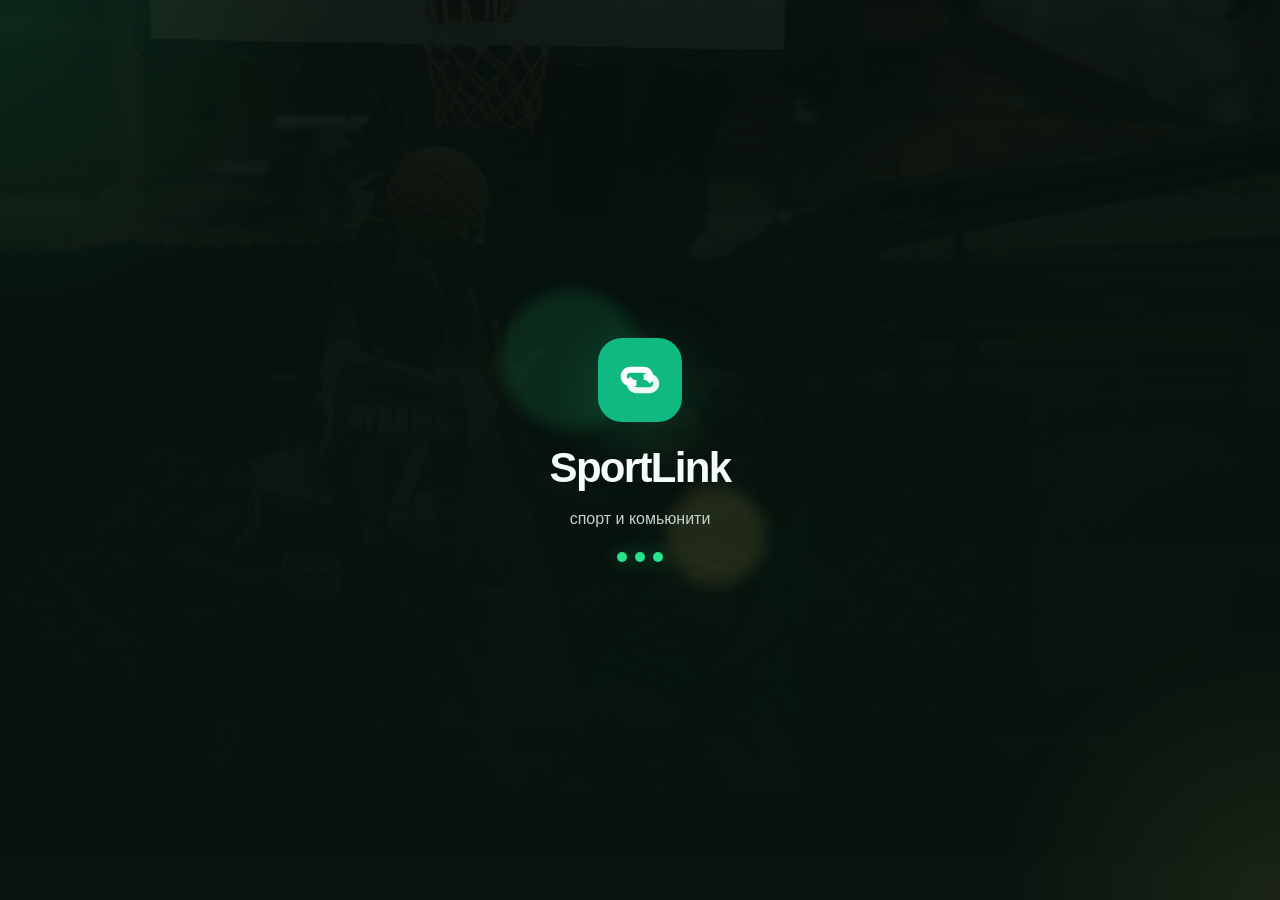
<file: index.html>
<!DOCTYPE html>
<html lang="ru">
<head>
  <meta charset="UTF-8" />
  <meta name="viewport" content="width=device-width, initial-scale=1.0, maximum-scale=1.0, user-scalable=no" />
  <title>SportLink</title>
  <link rel="stylesheet" href="style.css" />
</head>
<body data-page="index" class="screen screen--splash">
  <main class="splash">
    <div class="splash__logo">
      <img src="logo.svg" alt="SportLink" class="logo-img" />
    </div>
    <h1 class="splash__title">SportLink</h1>
    <p class="splash__text">спорт и комьюнити</p>
    <div class="splash__loader"><span></span><span></span><span></span></div>
  </main>
  <script src="script.js"></script>
</body>
</html>
</file>
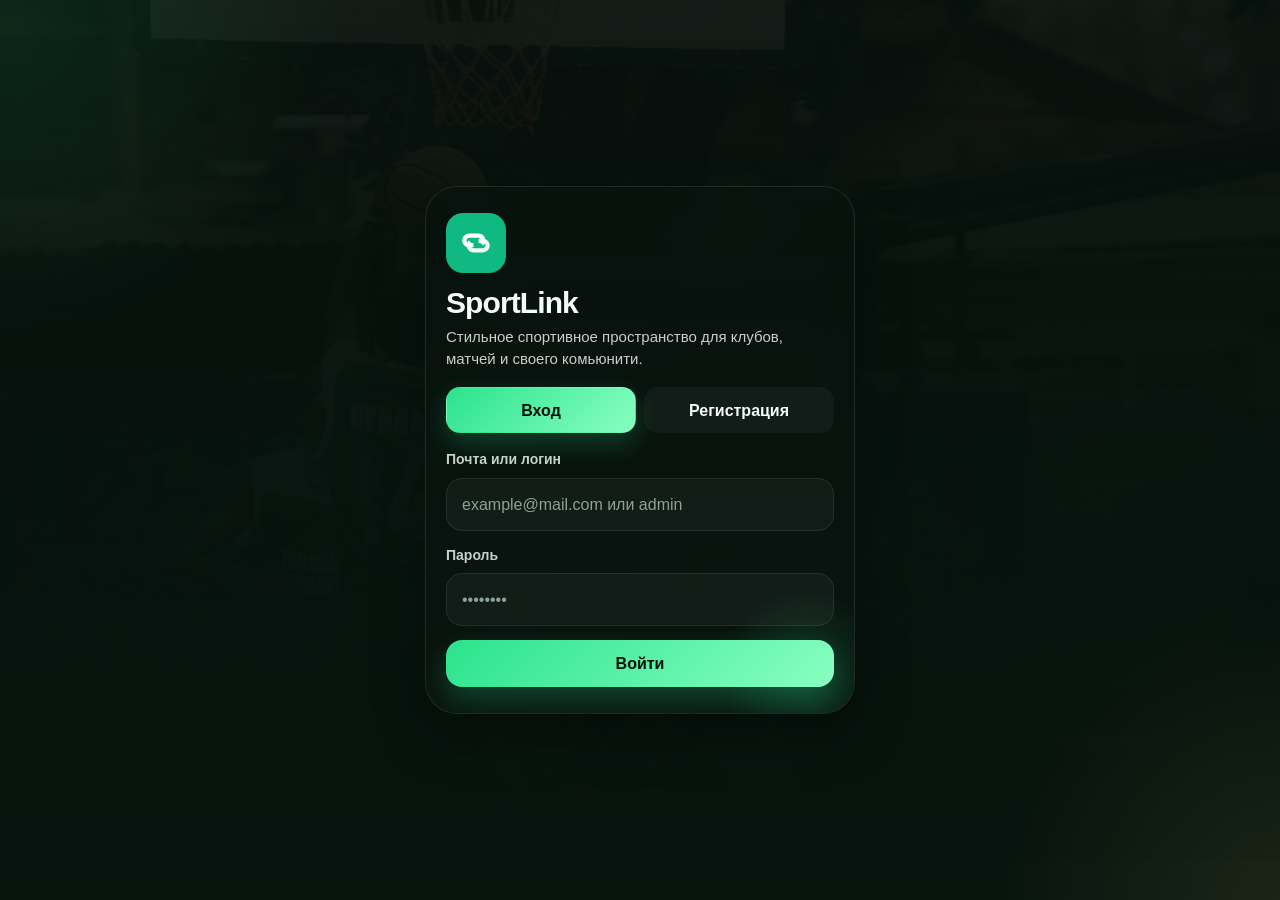
<file: admin-dashboard.html>
<!DOCTYPE html>
<html lang="ru">
<head>
  <meta charset="UTF-8" />
  <meta name="viewport" content="width=device-width, initial-scale=1.0" />
  <title>SportLink — Admin Dashboard</title>
  <link rel="stylesheet" href="style.css" />
</head>
<body data-page="admin-dashboard" class="app-layout admin-layout">
  <aside class="sidebar sidebar--admin" id="sidebar">
    <div class="sidebar-header"><img src="logo.svg" alt="SportLink" class="sidebar-logo" /><h2>Admin</h2></div>
    <nav class="sidebar-nav"><a href="admin-dashboard.html" class="active">Статистика</a><a href="home.html">В приложение</a></nav>
    <button class="logout-btn" id="adminLogoutBtn">Выйти</button>
  </aside>

  <main class="app-content">
    <header class="topbar"><button id="menuToggle">☰</button><h1>Админ-панель</h1></header>
    <section class="card hero-card">
      <span class="hero-card__eyebrow">platform analytics</span>
      <h2>Вся активность SportLink в одной визуальной панели</h2>
      <p>Смотри, как растёт активность платформы: пользователи, клубы, события и общая динамика по приложению.</p>
    </section>
    <section class="card compact-card"><h3>Общая статистика</h3><div class="admin-stats-grid"><div class="admin-stat-card"><span>Пользователи</span><strong id="usersCount">0</strong></div><div class="admin-stat-card"><span>Создано клубов</span><strong id="clubsCreatedCount">0</strong></div><div class="admin-stat-card"><span>Вступления в клубы</span><strong id="clubJoinsCount">0</strong></div><div class="admin-stat-card"><span>Оплаты</span><strong id="paymentsCount">0</strong></div><div class="admin-stat-card"><span>Матчи</span><strong id="matchesCount">0</strong></div><div class="admin-stat-card"><span>Турниры</span><strong id="tournamentsCount">0</strong></div></div></section>
    <section class="card compact-card"><h3>Финансы</h3><div class="admin-finance-row"><div class="finance-box"><span>Оплаты за создание клуба</span><strong id="clubPaymentsTotal">0 ₸</strong></div><div class="finance-box"><span>Оплаты за события</span><strong id="eventsPaymentsTotal">0 ₸</strong></div><div class="finance-box finance-box--accent"><span>Общий объём оплат</span><strong id="allPaymentsTotal">0 ₸</strong></div></div></section>
    <section class="card compact-card"><h3>Диаграммы</h3><div class="charts-grid"><div class="chart-card"><div class="chart-head"><strong>События</strong></div><div class="bar-chart"><div class="bar-row"><span>Пробные</span><div class="bar-track"><div class="bar-fill" id="trialBar"></div></div><b id="trialCount">0</b></div><div class="bar-row"><span>Матчи</span><div class="bar-track"><div class="bar-fill" id="matchBar"></div></div><b id="matchCount">0</b></div><div class="bar-row"><span>Турниры</span><div class="bar-track"><div class="bar-fill" id="tournamentBar"></div></div><b id="tournamentCount">0</b></div></div></div><div class="chart-card"><div class="chart-head"><strong>Активность платформы</strong></div><div class="pie-legend"><div class="pie-legend__item"><span class="legend-dot legend-dot--green"></span><p>Вступления в клубы: <b id="legendClubJoins">0</b></p></div><div class="pie-legend__item"><span class="legend-dot legend-dot--white"></span><p>Записи на события: <b id="legendEventBookings">0</b></p></div><div class="pie-legend__item"><span class="legend-dot legend-dot--gray"></span><p>Новые клубы: <b id="legendClubRequests">0</b></p></div></div><div class="activity-ring"><div class="activity-ring__center"><strong id="activityTotal">0</strong><span>действий</span></div></div></div></div></section>
    <section class="card compact-card"><div class="section-row"><h3>Последние заявки на клуб</h3></div><div class="admin-table-wrap"><table class="admin-table"><thead><tr><th>Пользователь</th><th>Клуб</th><th>Спорт</th><th>Статус</th><th>Дата</th></tr></thead><tbody id="clubRequestsTable"><tr><td colspan="5">Пока нет данных</td></tr></tbody></table></div></section>
    <section class="card compact-card"><div class="section-row"><h3>Последние оплаты</h3></div><div class="admin-table-wrap"><table class="admin-table"><thead><tr><th>Пользователь</th><th>Тип</th><th>Сумма</th><th>Метод</th><th>Дата</th></tr></thead><tbody id="paymentsTable"><tr><td colspan="5">Пока нет данных</td></tr></tbody></table></div></section>
    <section class="card compact-card"><div class="section-row"><h3>Последние записи на события</h3></div><div class="admin-table-wrap"><table class="admin-table"><thead><tr><th>Пользователь</th><th>Событие</th><th>Тип</th><th>Сумма</th><th>Дата</th></tr></thead><tbody id="eventBookingsTable"><tr><td colspan="5">Пока нет данных</td></tr></tbody></table></div></section>
  </main>
  <script src="script.js"></script>
</body>
</html>
</file>
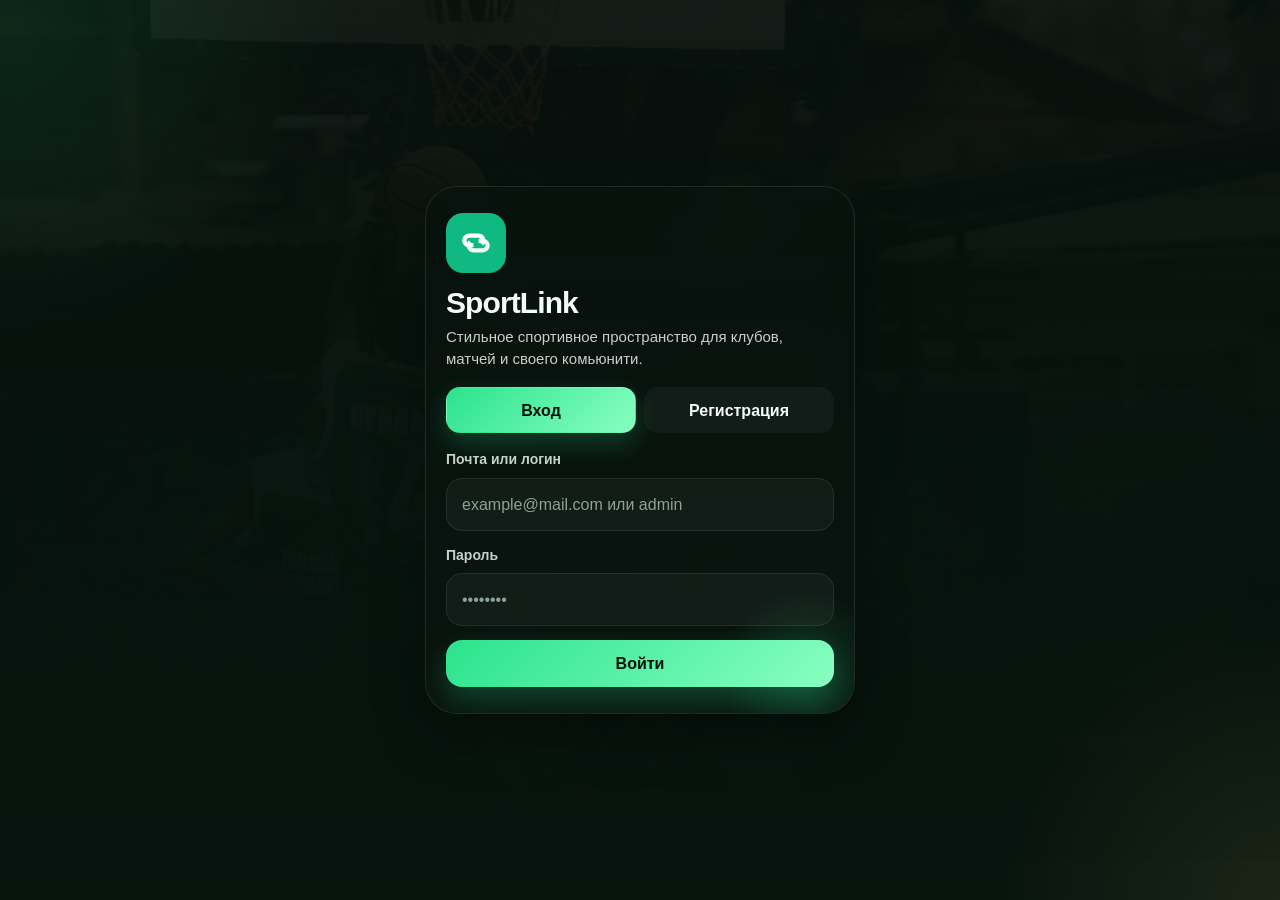
<file: clubs.html>
<!DOCTYPE html>
<html lang="ru">
<head>
  <meta charset="UTF-8" />
  <meta name="viewport" content="width=device-width, initial-scale=1.0" />
  <title>SportLink — Клубы</title>
  <link rel="stylesheet" href="style.css" />
</head>
<body data-page="clubs" class="app-layout">
  <aside class="sidebar" id="sidebar">
    <div class="sidebar-header"><img src="logo.svg" alt="SportLink" class="sidebar-logo" /><h2>SportLink</h2></div>
    <nav class="sidebar-nav">
      <a href="home.html">Главная</a>
      <a href="clubs.html" class="active">Клубы</a>
      <a href="matches.html">Матчи</a>
      <a href="profile.html">Профиль</a>
      <a href="create-club.html">Создать клуб</a>
    </nav>
    <button class="logout-btn" id="logoutBtn">Выйти</button>
  </aside>

  <main class="app-content">
    <header class="topbar"><button id="menuToggle">☰</button><h1>Клубы</h1></header>

    <section class="card hero-card">
      <span class="hero-card__eyebrow">find your people</span>
      <h2>Клубы по вайбу, а не просто по тексту</h2>
      <p>Выбирай не только спорт, но и атмосферу: chill, комьюнити, серьёзные тренировки или турнирный настрой.</p>
      <div class="filter-hero">
        <span class="filter-pill">⚽ футбол</span>
        <span class="filter-pill">🏐 волейбол</span>
        <span class="filter-pill">🏀 баскетбол</span>
        <span class="filter-pill">🏃 бег</span>
      </div>
    </section>

    <section class="card compact-card">
      <h3>Подбор клуба</h3>
      <div class="app-filters">
        <div class="input-group"><label for="goal">Цель</label><select id="goal"><option value="">Любая</option><option value="start">Начать</option><option value="team">Команда</option><option value="fun">Фан</option><option value="compete">Турниры</option></select></div>
        <div class="input-group"><label for="level">Уровень</label><select id="level"><option value="">Любой</option><option value="beginner">Новичок</option><option value="mixed">Средний</option><option value="advanced">Продвинутый</option></select></div>
        <div class="input-group"><label for="vibe">Формат</label><select id="vibe"><option value="">Любой</option><option value="chill">Спокойный</option><option value="friendly">Дружелюбный</option><option value="community">Комьюнити</option><option value="competitive">Соревновательный</option></select></div>
        <div class="input-group"><label for="sport">Спорт</label><select id="sport"><option value="">Любой</option><option value="football">Футбол</option><option value="volleyball">Волейбол</option><option value="basketball">Баскетбол</option><option value="running">Бег</option><option value="swimming">Плавание</option></select></div>
      </div>
      <button class="primary-btn" id="applyClubFiltersBtn">Показать подбор</button>
    </section>

    <section class="card compact-card">
      <h3>Популярные клубы</h3>
      <div class="mobile-cards" id="clubsList"></div>
    </section>
  </main>

  <div class="app-modal" id="clubModal">
    <div class="app-modal__overlay" id="clubModalOverlay"></div>
    <div class="app-modal__content sheet-content">
      <button class="app-modal__close" id="closeClubModalBtn" type="button">×</button>
      <div id="clubModalBody"></div>
    </div>
  </div>

  <script src="script.js"></script>
</body>
</html>
</file>
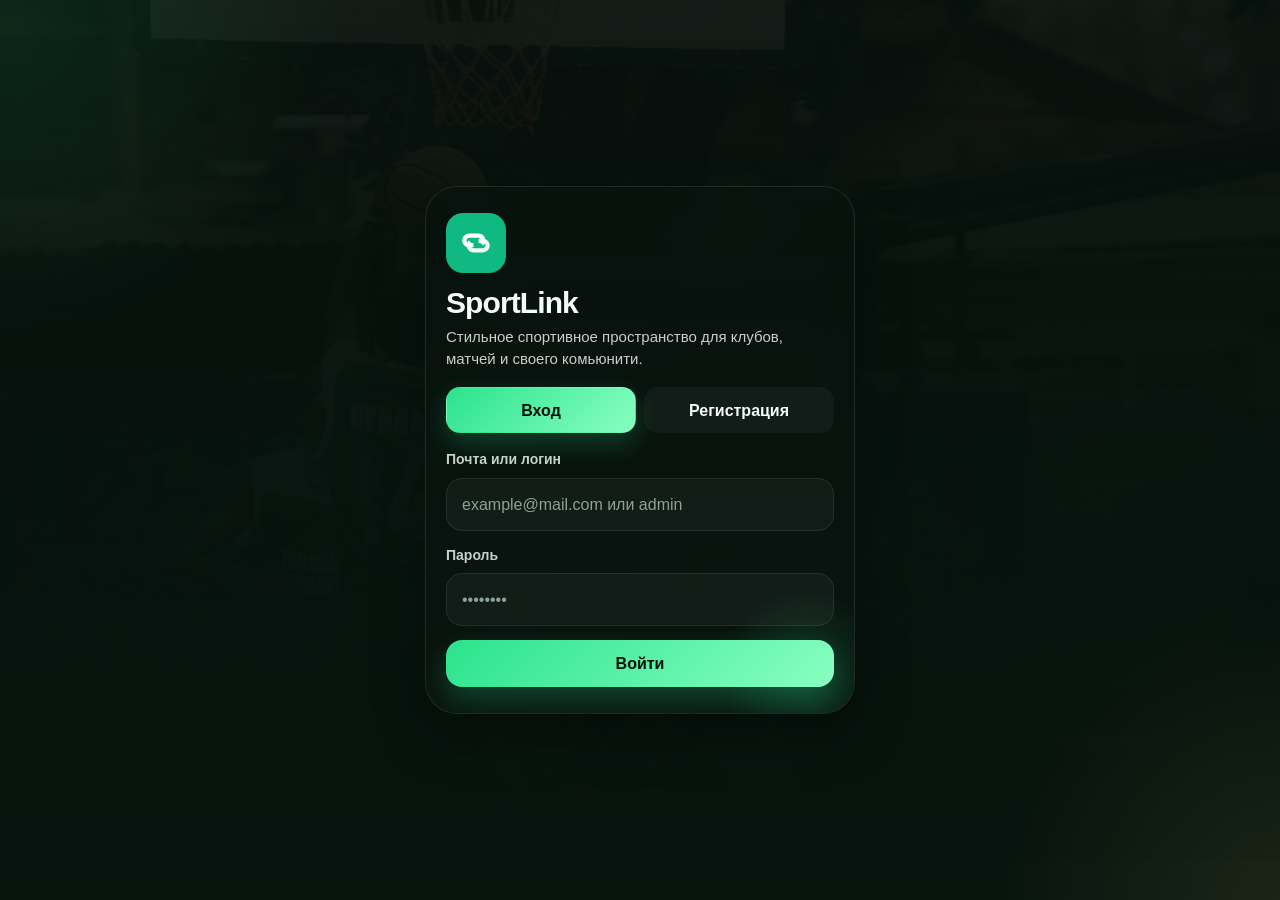
<file: filter-results.html>
<!DOCTYPE html>
<html lang="ru">
<head>
  <meta charset="UTF-8" />
  <meta name="viewport" content="width=device-width, initial-scale=1.0" />
  <title>SportLink — Подбор</title>
  <link rel="stylesheet" href="style.css" />
</head>
<body data-page="filter-results" class="app-layout">
  <aside class="sidebar" id="sidebar">
    <div class="sidebar-header"><img src="logo.svg" alt="SportLink" class="sidebar-logo" /><h2>SportLink</h2></div>
    <nav class="sidebar-nav">
      <a href="home.html">Главная</a>
      <a href="clubs.html">Клубы</a>
      <a href="matches.html">Матчи</a>
      <a href="profile.html">Профиль</a>
      <a href="create-club.html">Создать клуб</a>
    </nav>
    <button class="logout-btn" id="logoutBtn">Выйти</button>
  </aside>

  <main class="app-content">
    <header class="topbar"><button id="menuToggle">☰</button><h1>Подбор</h1></header>
    <section class="card hero-card">
      <span class="hero-card__eyebrow">smart results</span>
      <h2>Персональный подбор под твой стиль игры</h2>
      <p>Здесь собраны клубы и события, которые ближе всего к твоему опросу и фильтрам.</p>
    </section>
    <section class="card compact-card"><h3>Твои параметры</h3><div class="tag-row" id="activeFiltersBox"></div></section>
    <section class="card compact-card"><div class="section-row"><h3>Подходящие клубы</h3><a href="clubs.html" class="secondary-btn small-btn">Назад</a></div><div class="mobile-cards" id="clubsResultsList"></div></section>
    <section class="card compact-card"><div class="section-row"><h3>Подходящие события</h3><a href="matches.html" class="secondary-btn small-btn">Назад</a></div><div class="mobile-cards" id="eventsResultsList"></div></section>
    <section class="card compact-card" id="otherKindsSection" style="display:none;"><h3>Другие виды — вам понравится</h3><div class="mobile-cards" id="otherKindsList"></div></section>
  </main>

  <script src="script.js"></script>
</body>
</html>
</file>
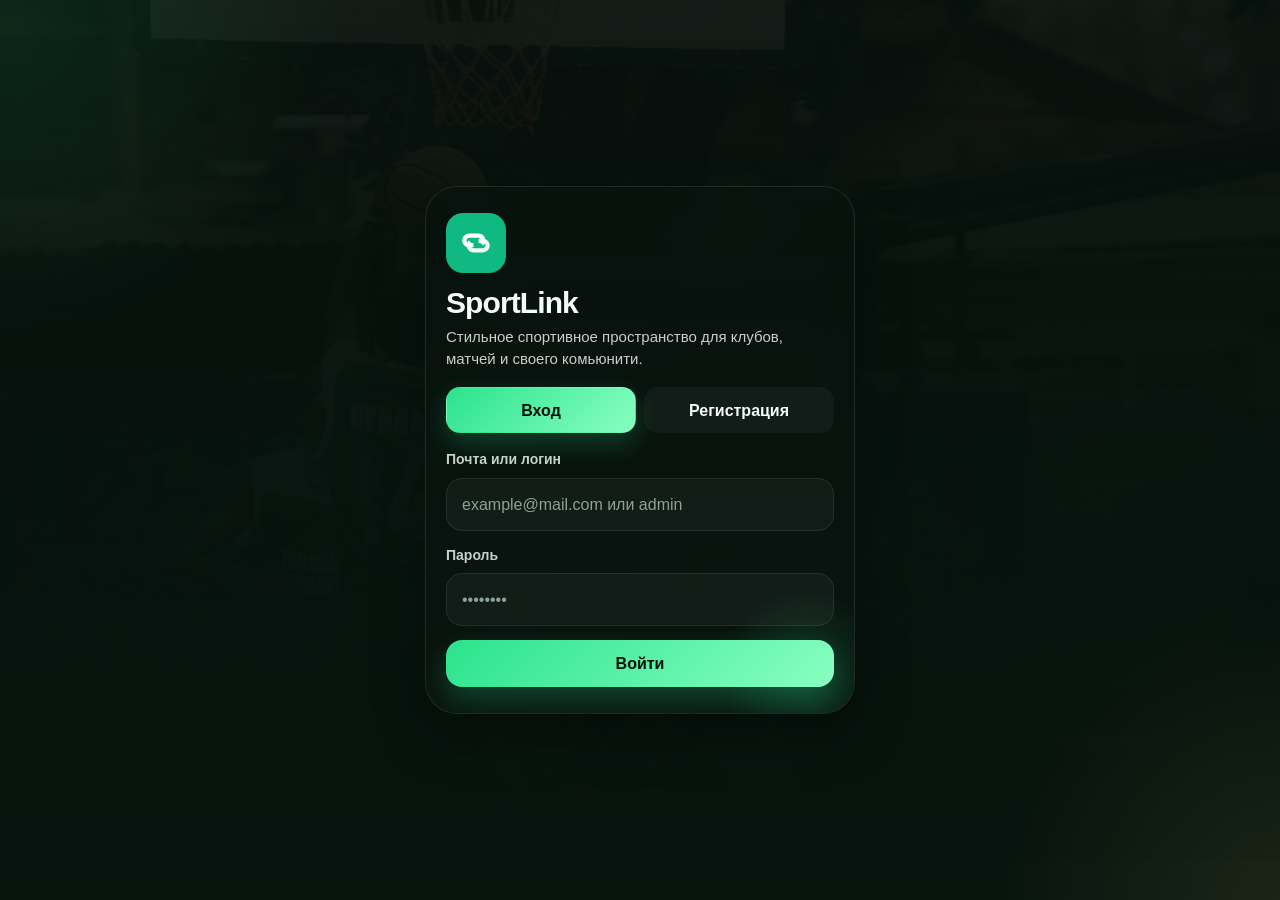
<file: home.html>
<!DOCTYPE html>
<html lang="ru">
<head>
  <meta charset="UTF-8" />
  <meta name="viewport" content="width=device-width, initial-scale=1.0" />
  <title>SportLink — Главная</title>
  <link rel="stylesheet" href="style.css" />
</head>
<body data-page="home" class="app-layout">
  <aside class="sidebar" id="sidebar">
    <div class="sidebar-header"><img src="logo.svg" alt="SportLink" class="sidebar-logo" /><h2>SportLink</h2></div>
    <nav class="sidebar-nav">
      <a href="home.html" class="active">Главная</a>
      <a href="clubs.html">Клубы</a>
      <a href="matches.html">Матчи</a>
      <a href="profile.html">Профиль</a>
      <a href="create-club.html">Создать клуб</a>
    </nav>
    <button class="logout-btn" id="logoutBtn">Выйти</button>
  </aside>

  <main class="app-content">
    <header class="topbar"><button id="menuToggle">☰</button><h1>Главная</h1></header>

    <section class="card hero-card">
      <span class="hero-card__eyebrow">sport • community • match</span>
      <h2 id="welcomeText">Привет</h2>
      <p>Находи клубы, собирай команду и записывайся на спортивные события в одном красивом пространстве.</p>
      <div class="hero-card__chips">
        <span class="hero-chip">⚽ клубы рядом</span>
        <span class="hero-chip">🏆 подбор под уровень</span>
        <span class="hero-chip">🤝 своё комьюнити</span>
      </div>
      <div class="stats-strip">
        <div class="stat-pill"><strong>12+</strong><span>активных клубов</span></div>
        <div class="stat-pill"><strong>24/7</strong><span>быстрый подбор</span></div>
        <div class="stat-pill"><strong>5</strong><span>видов спорта</span></div>
      </div>
    </section>

    <section class="card compact-card">
      <div class="section-row"><h3>Тебе подойдёт</h3><a href="filter-results.html" class="secondary-btn small-btn">Смотреть всё</a></div>
      <div class="mobile-cards" id="homeRecommendations"></div>
    </section>

    <section class="card compact-card">
      <div class="section-row"><h3>Быстрые действия</h3></div>
      <div class="actions">
        <a href="clubs.html" class="action-btn">⚽ Клубы</a>
        <a href="matches.html" class="action-btn">🎟 Матчи</a>
        <a href="create-club.html" class="action-btn">✨ Создать</a>
      </div>
    </section>
  </main>

  <script src="script.js"></script>
</body>
</html>
</file>
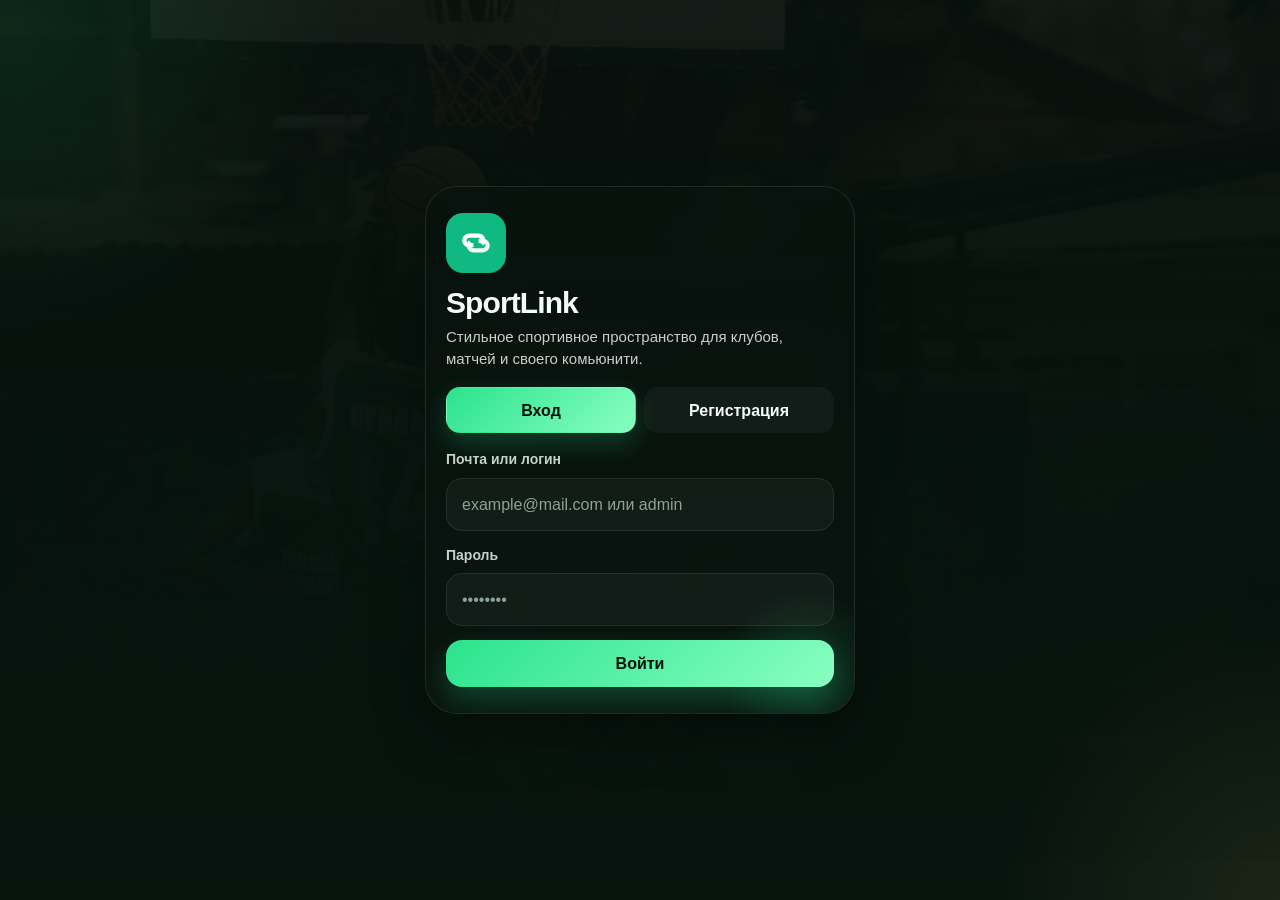
<file: loading.html>
<!DOCTYPE html>
<html lang="ru">
<head>
  <meta charset="UTF-8" />
  <meta name="viewport" content="width=device-width, initial-scale=1.0" />
  <title>SportLink — Подбор</title>
  <link rel="stylesheet" href="style.css" />
</head>
<body data-page="loading" class="screen screen--center">
  <main class="loading-shell">
    <section class="loading-card">
      <img src="logo.svg" alt="SportLink" class="auth-logo auth-logo--pulse" />
      <h1>Ищем твой формат</h1>
      <p id="loadingText">Анализируем ответы...</p>
      <div class="loading-bar"><div class="loading-bar__fill" id="loadingBarFill"></div></div>
      <div class="loading-dots"><span></span><span></span><span></span></div>
    </section>
  </main>
  <script src="script.js"></script>
</body>
</html>
</file>
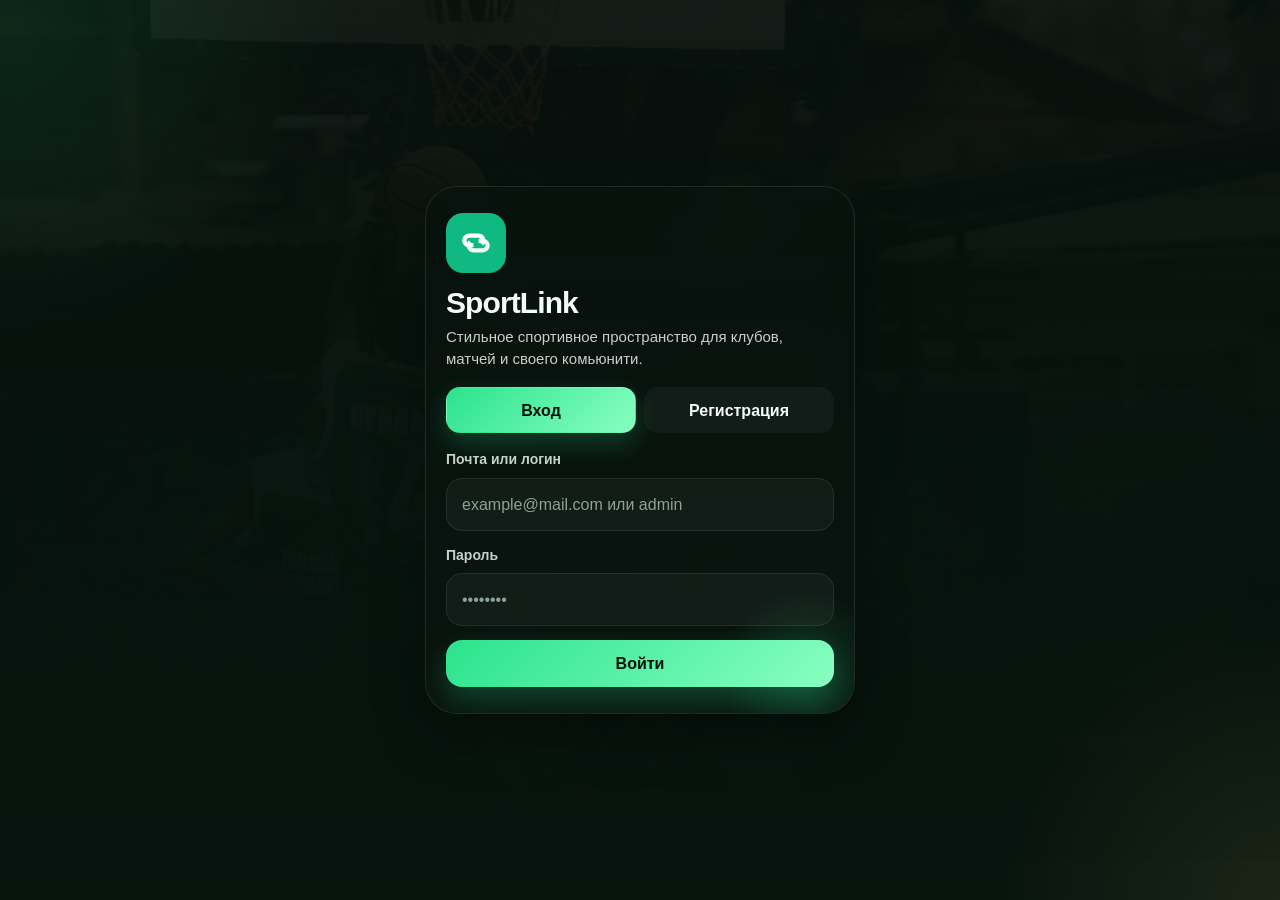
<file: login.html>
<!DOCTYPE html>
<html lang="ru">
<head>
  <meta charset="UTF-8" />
  <meta name="viewport" content="width=device-width, initial-scale=1.0" />
  <title>SportLink — Вход</title>
  <link rel="stylesheet" href="style.css" />
</head>
<body data-page="login" class="screen screen--center">
  <main class="auth-shell">
    <section class="auth-card">
      <div class="auth-top">
        <img src="logo.svg" alt="SportLink" class="auth-logo auth-logo--pulse" />
        <h1>SportLink</h1>
        <p>Стильное спортивное пространство для клубов, матчей и своего комьюнити.</p>
      </div>

      <div class="auth-tabs">
        <button class="auth-tab active" id="showLoginTab" type="button">Вход</button>
        <button class="auth-tab" id="showRegisterTab" type="button">Регистрация</button>
      </div>

      <form id="loginForm" class="auth-form">
        <div class="input-group">
          <label for="loginEmail">Почта или логин</label>
          <input type="text" id="loginEmail" placeholder="example@mail.com или admin" required />
        </div>

        <div class="input-group">
          <label for="loginPassword">Пароль</label>
          <input type="password" id="loginPassword" placeholder="••••••••" required />
        </div>

        <button type="submit" class="primary-btn">Войти</button>
      </form>

      <form id="registerForm" class="auth-form hidden">
        <div class="input-group">
          <label for="registerName">Имя</label>
          <input type="text" id="registerName" placeholder="Твоё имя" required />
        </div>

        <div class="input-group">
          <label for="registerEmail">Почта</label>
          <input type="email" id="registerEmail" placeholder="example@mail.com" required />
        </div>

        <div class="input-group">
          <label for="registerPassword">Пароль</label>
          <input type="password" id="registerPassword" placeholder="Минимум 4 символа" required />
        </div>

        <button type="submit" class="primary-btn">Создать аккаунт</button>
      </form>
    </section>
  </main>
  <script src="script.js"></script>
</body>
</html>
</file>
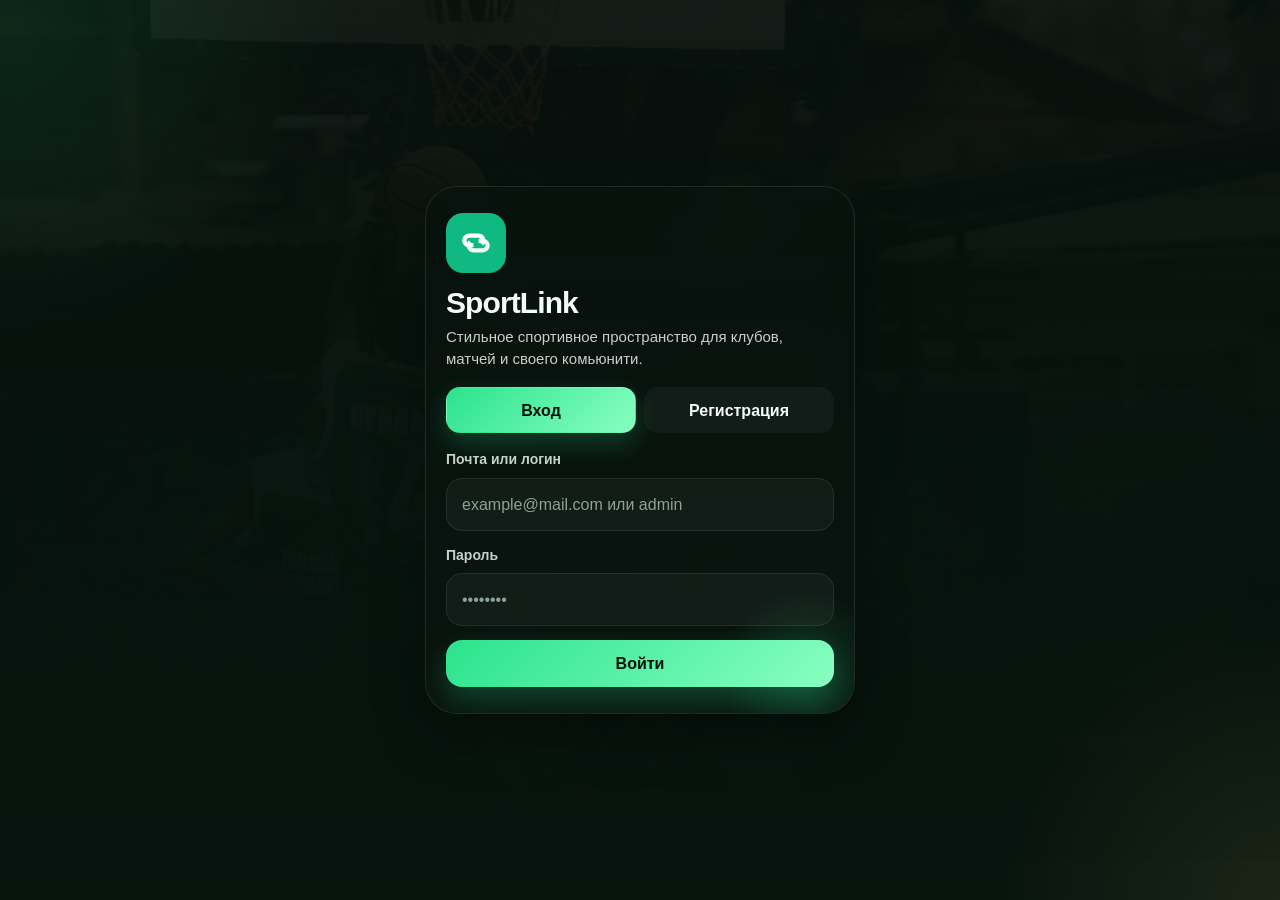
<file: matches.html>
<!DOCTYPE html>
<html lang="ru">
<head>
  <meta charset="UTF-8" />
  <meta name="viewport" content="width=device-width, initial-scale=1.0" />
  <title>SportLink — Матчи</title>
  <link rel="stylesheet" href="style.css" />
</head>
<body data-page="matches" class="app-layout">
  <aside class="sidebar" id="sidebar">
    <div class="sidebar-header"><img src="logo.svg" alt="SportLink" class="sidebar-logo" /><h2>SportLink</h2></div>
    <nav class="sidebar-nav">
      <a href="home.html">Главная</a>
      <a href="clubs.html">Клубы</a>
      <a href="matches.html" class="active">Матчи</a>
      <a href="profile.html">Профиль</a>
      <a href="create-club.html">Создать клуб</a>
    </nav>
    <button class="logout-btn" id="logoutBtn">Выйти</button>
  </aside>

  <main class="app-content">
    <header class="topbar"><button id="menuToggle">☰</button><h1>Матчи</h1></header>

    <section class="card hero-card">
      <span class="hero-card__eyebrow">play tonight</span>
      <h2>Матчи и ивенты, куда реально хочется записаться</h2>
      <p>Пробные игры, открытые матчи и мини-турниры — всё в визуальной подборке, а не просто списком.</p>
      <div class="filter-hero">
        <span class="filter-pill">🎟 пробные</span>
        <span class="filter-pill">🔥 матчи</span>
        <span class="filter-pill">🏆 турниры</span>
        <span class="filter-pill">📍 nearby</span>
      </div>
    </section>

    <section class="card compact-card">
      <h3>Подбор событий</h3>
      <div class="app-filters">
        <div class="input-group"><label for="eventType">Тип</label><select id="eventType"><option value="">Любой</option><option value="trial">Пробный</option><option value="match">Матч</option><option value="tournament">Турнир</option></select></div>
        <div class="input-group"><label for="eventLevel">Уровень</label><select id="eventLevel"><option value="">Любой</option><option value="beginner">Новичок</option><option value="mixed">Средний</option><option value="advanced">Продвинутый</option></select></div>
        <div class="input-group"><label for="eventVibe">Формат</label><select id="eventVibe"><option value="">Любой</option><option value="chill">Спокойный</option><option value="friendly">Дружелюбный</option><option value="community">Комьюнити</option><option value="competitive">Соревновательный</option></select></div>
        <div class="input-group"><label for="eventSport">Спорт</label><select id="eventSport"><option value="">Любой</option><option value="football">Футбол</option><option value="volleyball">Волейбол</option><option value="basketball">Баскетбол</option><option value="running">Бег</option><option value="swimming">Плавание</option></select></div>
      </div>
      <button class="primary-btn" id="applyMatchFiltersBtn">Показать подбор</button>
    </section>

    <section class="card compact-card">
      <h3>Ближайшие события</h3>
      <div class="mobile-cards" id="eventsList"></div>
    </section>
  </main>

  <div class="app-modal" id="eventModal">
    <div class="app-modal__overlay" id="eventModalOverlay"></div>
    <div class="app-modal__content sheet-content">
      <button class="app-modal__close" id="closeEventModalBtn" type="button">×</button>
      <div id="eventModalBody"></div>
    </div>
  </div>

  <script src="script.js"></script>
</body>
</html>
</file>
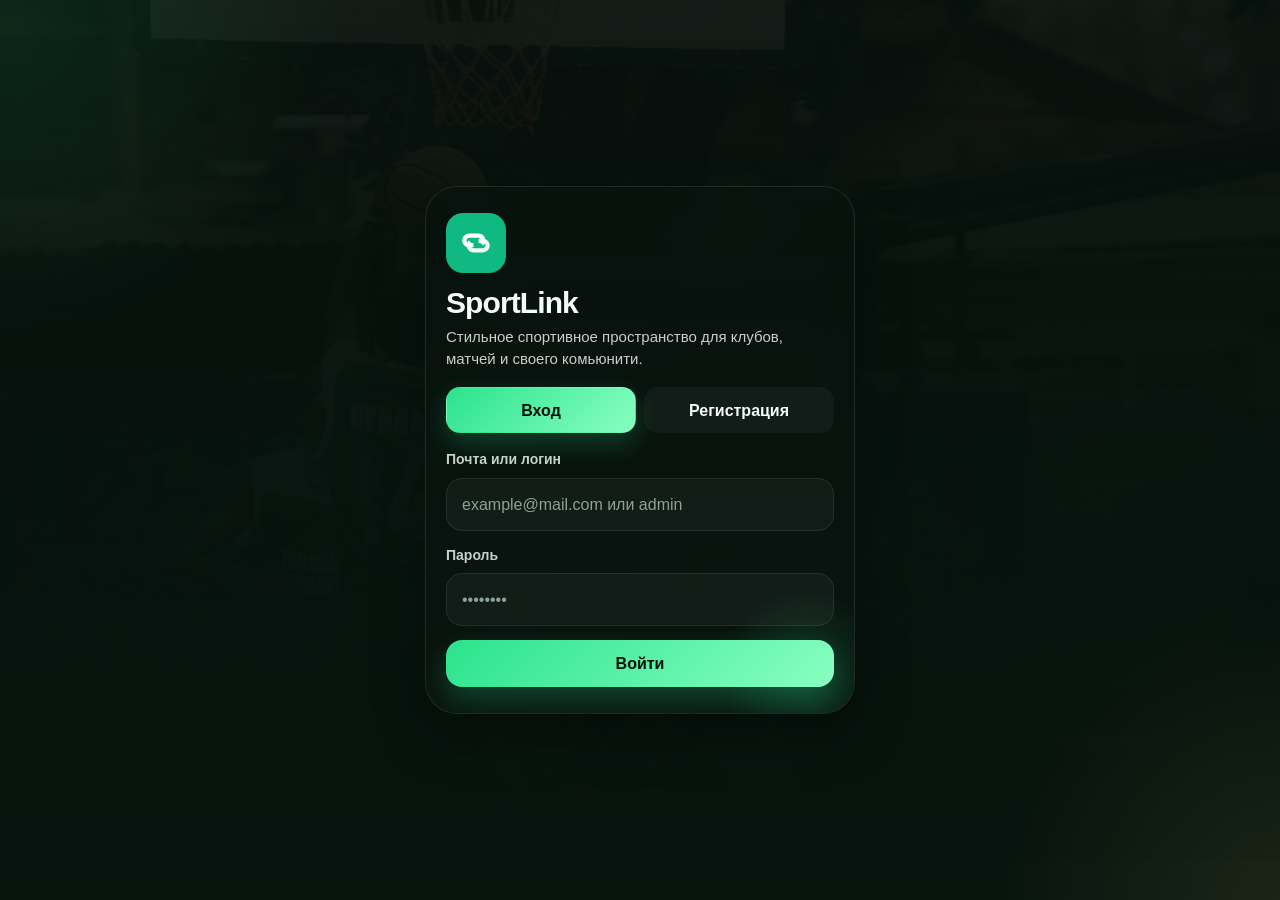
<file: survey.html>
<!DOCTYPE html>
<html lang="ru">
<head>
  <meta charset="UTF-8" />
  <meta name="viewport" content="width=device-width, initial-scale=1.0" />
  <title>SportLink — Опрос</title>
  <link rel="stylesheet" href="style.css" />
</head>
<body data-page="survey" class="screen screen--center">
  <main class="survey-shell">
    <section class="survey-card survey-card--solo">
      <div class="survey-top">
        <img src="logo.svg" alt="SportLink" class="auth-logo auth-logo--pulse" />
        <h1>Подберём твой формат</h1>
        <p>За минуту соберём красивую персональную ленту клубов и матчей именно под тебя.</p>
      </div>

      <form id="appSurveyForm" class="survey-form">
        <div class="input-group">
          <label for="surveyGoal">Что тебе сейчас ближе?</label>
          <select id="surveyGoal" name="goal" required>
            <option value="">Выбери</option>
            <option value="start">Начать с нуля</option>
            <option value="team">Найти команду</option>
            <option value="fun">Играть по фану</option>
            <option value="compete">Расти до турниров</option>
          </select>
        </div>

        <div class="input-group">
          <label for="surveyLevel">Какой у тебя уровень?</label>
          <select id="surveyLevel" name="level" required>
            <option value="">Выбери</option>
            <option value="beginner">Новичок</option>
            <option value="mixed">Средний</option>
            <option value="advanced">Продвинутый</option>
          </select>
        </div>

        <div class="input-group">
          <label for="surveyVibe">Какой формат тебе комфортен?</label>
          <select id="surveyVibe" name="vibe" required>
            <option value="">Выбери</option>
            <option value="chill">Спокойный</option>
            <option value="friendly">Дружелюбный</option>
            <option value="community">Комьюнити</option>
            <option value="competitive">Соревновательный</option>
          </select>
        </div>

        <div class="input-group">
          <label for="surveySport">Что интереснее всего?</label>
          <select id="surveySport" name="sport" required>
            <option value="">Выбери</option>
            <option value="football">Футбол</option>
            <option value="volleyball">Волейбол</option>
            <option value="basketball">Баскетбол</option>
            <option value="running">Бег</option>
            <option value="swimming">Плавание</option>
          </select>
        </div>

        <button type="submit" class="primary-btn">Продолжить</button>
      </form>
    </section>
  </main>
  <script src="script.js"></script>
</body>
</html>
</file>
<file: style.css>
:root{
  --bg:#07110d;
  --bg-2:#0b1711;
  --bg-3:#102119;
  --surface:rgba(15,28,22,.78);
  --surface-2:rgba(18,34,27,.96);
  --surface-soft:rgba(255,255,255,.04);
  --line:rgba(255,255,255,.08);
  --line-strong:rgba(255,255,255,.14);
  --text:#f5fbf8;
  --text-soft:#c4d2cb;
  --text-muted:#8da297;
  --green:#2be38c;
  --green-2:#88ffc2;
  --green-deep:#149a5d;
  --green-soft:rgba(43,227,140,.14);
  --yellow:#f8d86b;
  --danger:#ff837b;
  --radius-xl:30px;
  --radius-lg:24px;
  --radius-md:18px;
  --radius-sm:14px;
  --shadow:0 20px 50px rgba(0,0,0,.34);
  --shadow-soft:0 12px 28px rgba(0,0,0,.2);
}

*{margin:0;padding:0;box-sizing:border-box}
html,body{min-height:100%}
html{scroll-behavior:smooth}
body{
  font-family:Inter,Arial,sans-serif;
  color:var(--text);
  line-height:1.45;
  background:
    radial-gradient(circle at 0% 0%, rgba(43,227,140,.16), transparent 24%),
    radial-gradient(circle at 100% 10%, rgba(248,216,107,.10), transparent 16%),
    radial-gradient(circle at 50% 100%, rgba(43,227,140,.10), transparent 28%),
    linear-gradient(180deg,#06100c 0%,#09140f 45%,#07110d 100%);
}
body::before{
  content:"";
  position:fixed;
  inset:0;
  pointer-events:none;
  background-image:linear-gradient(rgba(255,255,255,.025) 1px, transparent 1px),linear-gradient(90deg, rgba(255,255,255,.025) 1px, transparent 1px);
  background-size:28px 28px;
  mask-image:linear-gradient(180deg, rgba(0,0,0,.22), rgba(0,0,0,0));
  opacity:.28;
}

a{text-decoration:none;color:inherit}
button,input,select,textarea{font:inherit}
button{border:none;background:none;cursor:pointer}
img{max-width:100%}

input,select,textarea{
  width:100%;
  background:rgba(255,255,255,.04);
  color:var(--text);
  border:1px solid var(--line);
  border-radius:16px;
  padding:14px 15px;
  outline:none;
  transition:border-color .2s ease, box-shadow .2s ease, transform .2s ease, background .2s ease;
}
input:focus,select:focus,textarea:focus{
  border-color:rgba(43,227,140,.36);
  box-shadow:0 0 0 4px rgba(43,227,140,.1);
  background:rgba(255,255,255,.055);
}
textarea{resize:vertical;min-height:120px}
input::placeholder,textarea::placeholder{color:var(--text-muted)}
.hidden{display:none!important}

.screen{
  min-height:100vh;
  background:
    radial-gradient(circle at top left,rgba(43,227,140,.12),transparent 22%),
    radial-gradient(circle at bottom right,rgba(248,216,107,.08),transparent 18%),
    linear-gradient(180deg,#07110d,#08150f);
}
.screen--center{display:flex;align-items:center;justify-content:center;padding:24px}
.screen--splash{display:flex;align-items:center;justify-content:center;padding:24px}

.splash{
  text-align:center;
  padding:36px 28px;
  max-width:420px;
  position:relative;
}
.splash::before,
.splash::after{
  content:"";
  position:absolute;
  border-radius:50%;
  filter:blur(8px);
  opacity:.9;
}
.splash::before{width:140px;height:140px;background:rgba(43,227,140,.14);top:-12px;left:-20px}
.splash::after{width:100px;height:100px;background:rgba(248,216,107,.12);right:-8px;bottom:12px}
.splash__logo{display:flex;justify-content:center;position:relative;z-index:1}
.logo-img{width:84px;height:84px;display:block;filter:drop-shadow(0 14px 28px rgba(43,227,140,.18))}
.splash__title{font-size:42px;letter-spacing:-.04em;margin-top:16px;position:relative;z-index:1}
.splash__text{color:var(--text-soft);margin-top:8px;font-size:16px;position:relative;z-index:1}
.splash__loader,.loading-dots{display:flex;justify-content:center;gap:8px;margin-top:22px;position:relative;z-index:1}
.splash__loader span,.loading-dots span{width:10px;height:10px;border-radius:50%;background:var(--green);animation:dots 1s infinite alternate;box-shadow:0 0 18px rgba(43,227,140,.45)}
.splash__loader span:nth-child(2),.loading-dots span:nth-child(2){animation-delay:.2s}
.splash__loader span:nth-child(3),.loading-dots span:nth-child(3){animation-delay:.4s}
@keyframes dots{from{opacity:.35;transform:translateY(0)}to{opacity:1;transform:translateY(-4px)}}
@keyframes pulseLogo{0%{transform:scale(1);opacity:1}50%{transform:scale(1.05);opacity:.88}100%{transform:scale(1);opacity:1}}
@keyframes floatCard{0%,100%{transform:translateY(0)}50%{transform:translateY(-4px)}}

.auth-shell,.survey-shell,.loading-shell{width:100%;max-width:430px}
.auth-card,.survey-card,.loading-card{
  position:relative;
  overflow:hidden;
  background:linear-gradient(180deg,rgba(255,255,255,.07),rgba(255,255,255,.03));
  border:1px solid var(--line);
  border-radius:32px;
  box-shadow:var(--shadow);
  padding:26px 20px;
  backdrop-filter:blur(18px);
}
.auth-card::before,.survey-card::before,.loading-card::before{
  content:"";
  position:absolute;
  inset:auto -40px -50px auto;
  width:180px;
  height:180px;
  border-radius:50%;
  background:radial-gradient(circle, rgba(43,227,140,.18), transparent 66%);
}
.auth-top,.survey-top{text-align:left;margin-bottom:18px;position:relative;z-index:1}
.auth-logo{width:60px;height:60px;display:block;margin-bottom:14px}
.auth-logo--pulse{animation:pulseLogo 1.5s infinite ease-in-out}
.auth-top h1,.survey-top h1,.loading-card h1{font-size:30px;line-height:1.04;margin-bottom:8px;letter-spacing:-.03em}
.auth-top p,.survey-top p,.loading-card p{color:var(--text-soft);font-size:15px}
.auth-tabs{display:flex;gap:8px;margin-bottom:16px;position:relative;z-index:1}
.auth-tab{
  flex:1;
  min-height:46px;
  border-radius:14px;
  background:rgba(255,255,255,.04);
  color:var(--text);
  font-weight:700;
  border:1px solid transparent;
  transition:.2s ease;
}
.auth-tab.active{background:linear-gradient(135deg,var(--green),var(--green-2));color:#07110d;box-shadow:0 10px 26px rgba(43,227,140,.22)}
.auth-form,.survey-form,.app-form{display:flex;flex-direction:column;gap:14px;position:relative;z-index:1}
.input-group{display:flex;flex-direction:column;gap:8px}
.input-group label{color:var(--text-soft);font-size:14px;font-weight:600}

.primary-btn,.secondary-btn,.logout-btn,.small-btn,.action-btn{
  min-height:46px;
  padding:12px 16px;
  border-radius:16px;
  display:inline-flex;
  align-items:center;
  justify-content:center;
  font-weight:800;
  transition:transform .18s ease, box-shadow .18s ease, border-color .18s ease, background .18s ease;
}
.primary-btn:hover,.secondary-btn:hover,.logout-btn:hover,.small-btn:hover,.action-btn:hover,#menuToggle:hover{transform:translateY(-1px)}
.primary-btn{
  width:100%;
  background:linear-gradient(135deg,var(--green),var(--green-2));
  color:#071009;
  box-shadow:0 14px 30px rgba(43,227,140,.24);
}
.secondary-btn,.logout-btn,.action-btn{
  background:rgba(255,255,255,.035);
  color:var(--text);
  border:1px solid var(--line);
}
.secondary-btn:hover,.logout-btn:hover,.action-btn:hover{border-color:var(--line-strong);background:rgba(255,255,255,.055)}
.small-btn{min-height:38px;padding:8px 12px;font-size:13px;background:rgba(255,255,255,.05);border:1px solid var(--line)}

.loading-card{text-align:center}
.loading-bar{width:100%;height:10px;border-radius:999px;background:rgba(255,255,255,.06);overflow:hidden;margin:16px 0 18px}
.loading-bar__fill{width:0;height:100%;background:linear-gradient(90deg,var(--green),var(--green-2));border-radius:999px;transition:width .2s linear}

.app-layout{min-height:100vh}
.sidebar{
  position:fixed;
  top:0;
  left:-270px;
  width:250px;
  height:100vh;
  background:linear-gradient(180deg,rgba(10,20,15,.96),rgba(12,24,18,.98));
  border-right:1px solid var(--line);
  padding:20px 16px;
  z-index:1100;
  transition:left .25s ease;
  backdrop-filter:blur(16px);
}
.sidebar.open{left:0}
.sidebar-header{display:flex;align-items:center;gap:12px;margin-bottom:28px}
.sidebar-logo{width:44px;height:44px;display:block}
.sidebar-header h2{font-size:22px;letter-spacing:-.03em}
.sidebar-nav{display:flex;flex-direction:column;gap:8px}
.sidebar-nav a{
  padding:13px 14px;
  border-radius:16px;
  color:var(--text-soft);
  font-weight:700;
  border:1px solid transparent;
}
.sidebar-nav a.active,.sidebar-nav a:hover{background:rgba(255,255,255,.05);color:var(--text);border-color:var(--line)}
.logout-btn{width:100%;margin-top:18px}

.app-content{padding:16px;position:relative;z-index:1}
.topbar{display:flex;align-items:center;gap:12px;padding:8px 2px 18px}
.topbar h1{font-size:30px;line-height:1;letter-spacing:-.04em}
#menuToggle{
  width:44px;
  height:44px;
  border-radius:15px;
  background:rgba(255,255,255,.04);
  border:1px solid var(--line);
  color:var(--text);
  font-size:18px;
  box-shadow:var(--shadow-soft);
}

.card{
  position:relative;
  overflow:hidden;
  background:linear-gradient(180deg,rgba(255,255,255,.06),rgba(255,255,255,.03));
  border:1px solid var(--line);
  border-radius:26px;
  box-shadow:var(--shadow-soft);
  margin-bottom:16px;
  backdrop-filter:blur(14px);
}
.card::after{
  content:"";
  position:absolute;
  inset:auto -30px -30px auto;
  width:130px;
  height:130px;
  border-radius:50%;
  background:radial-gradient(circle, rgba(43,227,140,.08), transparent 68%);
}
.compact-card{padding:18px}
.card h2,.card h3{letter-spacing:-.03em}
.muted-text{color:var(--text-soft);font-size:14px;margin-top:4px}
.section-row{display:flex;align-items:center;justify-content:space-between;gap:12px;margin-bottom:12px}
.mobile-cards{display:grid;gap:12px;margin-top:12px}
.small-gap{gap:10px}

.hero-card{
  padding:22px;
  background:
    radial-gradient(circle at 88% 20%, rgba(248,216,107,.18), transparent 18%),
    radial-gradient(circle at 10% 100%, rgba(43,227,140,.15), transparent 24%),
    linear-gradient(135deg, rgba(18,53,38,.94), rgba(11,24,19,.98));
}
.hero-card::after{display:none}
.hero-card__eyebrow{display:inline-flex;align-items:center;gap:8px;padding:8px 12px;border-radius:999px;background:rgba(255,255,255,.07);border:1px solid rgba(255,255,255,.08);font-size:12px;font-weight:800;color:var(--green-2);margin-bottom:14px;text-transform:uppercase;letter-spacing:.08em}
.hero-card h2{font-size:30px;line-height:1.02;margin-bottom:10px;max-width:10ch}
.hero-card p{max-width:48ch;color:var(--text-soft)}
.hero-card__chips{display:flex;flex-wrap:wrap;gap:10px;margin-top:16px}
.hero-chip{padding:10px 12px;border-radius:16px;background:rgba(255,255,255,.07);border:1px solid rgba(255,255,255,.08);font-size:13px;font-weight:700}

.stats-strip{display:grid;grid-template-columns:repeat(3,1fr);gap:10px;margin-top:16px}
.stat-pill{padding:14px;border-radius:18px;background:rgba(255,255,255,.045);border:1px solid var(--line);backdrop-filter:blur(8px)}
.stat-pill strong{display:block;font-size:22px;letter-spacing:-.04em}
.stat-pill span{display:block;color:var(--text-soft);font-size:12px;margin-top:4px}

.app-item-card{
  background:linear-gradient(180deg,rgba(255,255,255,.05),rgba(255,255,255,.03));
  border:1px solid var(--line);
  border-radius:22px;
  padding:14px;
  box-shadow:var(--shadow-soft);
  animation:floatCard 5s ease-in-out infinite;
}
.app-item-card:nth-child(2n){animation-delay:.5s}
.app-item-card__top{display:flex;justify-content:space-between;gap:10px;align-items:flex-start;margin-bottom:8px}
.app-item-card__top strong{font-size:17px;letter-spacing:-.02em}
.app-item-card__top span{color:var(--green-2);font-size:12px;font-weight:800;letter-spacing:.04em;text-transform:uppercase}
.app-item-card p{color:var(--text-soft);font-size:14px;line-height:1.6}
.app-item-actions{margin-top:12px}
.tag-row{display:flex;flex-wrap:wrap;gap:8px;margin-top:10px}
.mini-tag{padding:8px 11px;border-radius:999px;background:rgba(255,255,255,.05);border:1px solid var(--line);color:var(--text);font-size:12px;font-weight:700}

.card-photo{
  width:100%;
  aspect-ratio:16/10;
  border-radius:18px;
  display:block;
  object-fit:cover;
  margin-bottom:12px;
  overflow:hidden;
  border:1px solid rgba(255,255,255,.08);
  box-shadow:inset 0 -40px 70px rgba(0,0,0,.24);
}
.photo-football{background:linear-gradient(135deg,#143d25,#1f8d5d 48%,#9ef0b8)}
.photo-volleyball{background:linear-gradient(135deg,#123c35,#1ba172 48%,#80ffd1)}
.photo-running{background:linear-gradient(135deg,#21331c,#4dc560 48%,#ddff94)}
.photo-basketball{background:linear-gradient(135deg,#3c2610,#de7d22 45%,#ffd38a)}
.photo-swimming{background:linear-gradient(135deg,#0e3a47,#1187a3 46%,#8cecff)}
.photo-tournament{background:linear-gradient(135deg,#1c3b19,#169558 48%,#d7ff87)}
.photo-match{background:linear-gradient(135deg,#143f2d,#22b36d 44%,#8bffc5)}
.photo-trial{background:linear-gradient(135deg,#133d2f,#22b58b 48%,#d9fff4)}
.photo-label{
  height:100%;
  display:flex;
  align-items:flex-end;
  padding:16px;
  font-weight:900;
  font-size:20px;
  color:#fff;
  letter-spacing:-.03em;
  background:linear-gradient(180deg,transparent 10%,rgba(0,0,0,.22) 65%,rgba(0,0,0,.35));
}

.actions{display:grid;grid-template-columns:repeat(3,1fr);gap:10px;margin-top:12px}
.action-btn{min-height:56px;border-radius:18px;font-size:14px}
.app-filters{display:grid;gap:12px}
.filter-hero{display:flex;flex-wrap:wrap;gap:10px;margin-top:12px}
.filter-pill{padding:10px 12px;border-radius:999px;background:rgba(255,255,255,.05);border:1px solid var(--line);font-size:13px;color:var(--text-soft)}

.profile-banner{
  display:grid;
  gap:16px;
}
.profile-head{display:flex;align-items:center;gap:14px}
.profile-avatar{width:56px;height:56px;border-radius:18px;background:linear-gradient(135deg,var(--green),var(--green-2));color:#071009;font-weight:900;display:flex;align-items:center;justify-content:center;box-shadow:0 14px 28px rgba(43,227,140,.18)}
.large-avatar{width:72px;height:72px;font-size:28px}
.profile-head h2{font-size:28px;margin-bottom:4px;letter-spacing:-.04em}
.profile-head p{color:var(--text-soft);font-size:14px}
.profile-stats-row{display:grid;grid-template-columns:repeat(3,1fr);gap:10px;margin-top:16px}
.mini-stat{background:rgba(255,255,255,.04);border:1px solid var(--line);border-radius:18px;padding:15px;text-align:center}
.mini-stat strong{display:block;font-size:24px;color:var(--green-2);margin-bottom:4px;letter-spacing:-.04em}
.mini-stat span{color:var(--text-soft);font-size:13px}
.small-card strong{display:block;margin-bottom:4px}
.note-box{background:rgba(43,227,140,.09);border:1px solid rgba(43,227,140,.18);border-radius:18px;padding:14px}
.note-box strong{display:block;margin-bottom:6px;color:var(--green-2)}
.note-box p{color:var(--text-soft);font-size:14px;line-height:1.5}

.app-modal{position:fixed;inset:0;display:none;z-index:2000}
.app-modal.show{display:block}
.app-modal__overlay{position:absolute;inset:0;background:rgba(3,8,6,.78);backdrop-filter:blur(6px)}
.app-modal__content{position:relative;z-index:2;width:min(440px,calc(100% - 20px));margin:30px auto;background:linear-gradient(180deg,rgba(16,31,24,.98),rgba(12,23,18,.98));border:1px solid var(--line);border-radius:28px;box-shadow:var(--shadow);padding:18px}
.sheet-content{margin-top:auto;margin-bottom:12px}
.app-modal__close{position:absolute;top:10px;right:10px;width:38px;height:38px;border-radius:14px;background:rgba(255,255,255,.06);color:#fff;font-size:22px}
.payment-variants{display:grid;grid-template-columns:repeat(3,1fr);gap:8px}
.payment-option{background:rgba(255,255,255,.04);border:1px solid var(--line);border-radius:16px;min-height:52px;display:flex;align-items:center;justify-content:center;text-align:center;padding:10px;cursor:pointer;transition:.2s ease}
.payment-option.active{border-color:rgba(43,227,140,.45);background:rgba(43,227,140,.12)}
.payment-option input{display:none}
.payment-option span{font-size:13px;font-weight:800}
.payment-row{display:grid;grid-template-columns:1fr 1fr;gap:10px}
.payment-total{display:flex;justify-content:space-between;align-items:center;background:rgba(255,255,255,.04);border:1px solid var(--line);border-radius:18px;padding:14px}
.payment-total span{color:var(--text-soft)}
.payment-total strong{color:var(--green-2);font-size:24px;letter-spacing:-.04em}

.admin-stats-grid{display:grid;grid-template-columns:repeat(2,1fr);gap:10px}
.admin-stat-card,.finance-box,.chart-card{background:rgba(255,255,255,.04);border:1px solid var(--line);border-radius:20px;padding:15px}
.admin-stat-card span,.finance-box span{display:block;color:var(--text-soft);font-size:13px;margin-bottom:6px}
.admin-stat-card strong{font-size:28px;color:var(--green-2);letter-spacing:-.04em}
.admin-finance-row{display:grid;gap:10px}
.finance-box strong{font-size:24px;letter-spacing:-.03em}
.finance-box--accent{background:linear-gradient(135deg,rgba(43,227,140,.15),rgba(255,255,255,.04));border-color:rgba(43,227,140,.24)}
.charts-grid{display:grid;gap:12px}
.chart-head{margin-bottom:12px}
.bar-chart{display:grid;gap:10px}
.bar-row{display:grid;grid-template-columns:76px 1fr 30px;gap:8px;align-items:center}
.bar-row span,.bar-row b{font-size:13px}
.bar-track{height:9px;border-radius:999px;background:rgba(255,255,255,.06);overflow:hidden}
.bar-fill{height:100%;width:0;background:linear-gradient(90deg,var(--green),var(--green-2));border-radius:999px}
.pie-legend{display:grid;gap:10px;margin-bottom:14px}
.pie-legend__item{display:flex;align-items:center;gap:10px}
.pie-legend__item p{color:var(--text-soft);font-size:14px}
.legend-dot{width:12px;height:12px;border-radius:50%}
.legend-dot--green{background:var(--green)}
.legend-dot--white{background:#fff}
.legend-dot--gray{background:#738176}
.fake-donut{width:136px;height:136px;border-radius:50%;background:conic-gradient(var(--green) 0% 38%,#ffffff 38% 72%,#738176 72% 100%);margin:0 auto;position:relative;box-shadow:0 20px 40px rgba(0,0,0,.18)}
.fake-donut__center{position:absolute;inset:50%;transform:translate(-50%,-50%);width:80px;height:80px;background:rgba(16,29,22,.98);border-radius:50%;display:flex;align-items:center;justify-content:center;flex-direction:column;border:1px solid var(--line)}
.fake-donut__center strong{font-size:21px}
.fake-donut__center span{font-size:11px;color:var(--text-soft)}
.admin-table-wrap{overflow-x:auto}
.admin-table{width:100%;min-width:640px;border-collapse:collapse}
.admin-table th,.admin-table td{text-align:left;padding:12px 10px;border-bottom:1px solid rgba(255,255,255,.06);font-size:13px}
.admin-table th{color:var(--text-soft);font-weight:800}

.page-grid{display:grid;gap:16px}
.split-grid{display:grid;gap:16px}
.info-strip{display:grid;grid-template-columns:repeat(3,1fr);gap:10px;margin-top:12px}
.info-mini{padding:14px;border-radius:18px;background:rgba(255,255,255,.04);border:1px solid var(--line)}
.info-mini b{display:block;font-size:18px;margin-bottom:4px}
.info-mini span{color:var(--text-soft);font-size:12px}

@media (min-width:900px){
  .sidebar{left:0}
  .app-content{margin-left:250px;padding:22px;max-width:calc(100vw - 250px)}
  #menuToggle{display:none}
  .admin-stats-grid{grid-template-columns:repeat(3,1fr)}
  .admin-finance-row{grid-template-columns:repeat(3,1fr)}
  .charts-grid{grid-template-columns:1fr 1fr}
  .app-filters{grid-template-columns:repeat(2,1fr)}
  .page-grid{grid-template-columns:1.2fr .8fr}
  .split-grid{grid-template-columns:1fr 1fr}
  .mobile-cards{grid-template-columns:repeat(2,minmax(0,1fr))}
}

@media (max-width:640px){
  .payment-variants,.actions,.stats-strip,.info-strip{grid-template-columns:1fr}
  .hero-card h2{max-width:none;font-size:28px}
  .profile-stats-row{grid-template-columns:1fr}
  .admin-stats-grid{grid-template-columns:1fr}
  .bar-row{grid-template-columns:62px 1fr 24px}
}


/* premium app makeover */
body.app-layout{padding-bottom:98px;}
.app-content{max-width:860px;margin:0 auto;padding:18px 16px 120px;position:relative;z-index:1}
.topbar{position:sticky;top:0;z-index:90;padding:10px 0 18px;background:linear-gradient(180deg, rgba(7,17,13,.96) 0%, rgba(7,17,13,.82) 76%, rgba(7,17,13,0) 100%);backdrop-filter:blur(16px)}
.topbar h1{font-size:32px}
.card{border-radius:30px;background:linear-gradient(180deg,rgba(255,255,255,.08),rgba(255,255,255,.035));box-shadow:0 20px 60px rgba(0,0,0,.28)}
.compact-card{padding:18px 16px 16px}
.hero-card{min-height:320px;padding:22px;display:flex;flex-direction:column;justify-content:flex-end;background-size:cover;background-position:center;isolation:isolate;border-color:rgba(255,255,255,.1)}
.hero-card::before{content:"";position:absolute;inset:0;background:linear-gradient(180deg, rgba(6,10,8,.08) 0%, rgba(5,9,7,.25) 30%, rgba(5,9,7,.88) 100%);z-index:-1}
.hero-card > *{position:relative;z-index:1}
.hero-card h2{font-size:34px;max-width:12ch;text-wrap:balance}
.hero-card p{color:#e5efe9;max-width:48ch}
.hero-card__chips,.stats-strip,.filter-hero,.info-strip,.profile-stats-row{backdrop-filter:blur(10px)}
.stat-pill,.hero-chip,.filter-pill,.info-mini,.mini-stat{background:rgba(6,14,10,.42);border-color:rgba(255,255,255,.08)}
.card-photo{position:relative;aspect-ratio:16/11;border-radius:22px;background-size:cover;background-position:center;box-shadow:inset 0 -100px 90px rgba(0,0,0,.45);margin-bottom:14px}
.photo-label{align-items:flex-start;justify-content:flex-end;flex-direction:column;padding:16px;font-size:22px;background:linear-gradient(180deg,rgba(0,0,0,.04),rgba(0,0,0,.06) 35%,rgba(0,0,0,.64) 100%)}
.photo-label::after{content:"Live now";font-size:11px;font-weight:700;letter-spacing:.14em;text-transform:uppercase;color:var(--green-2);margin-top:6px}
.app-item-card{padding:14px;background:linear-gradient(180deg,rgba(255,255,255,.065),rgba(255,255,255,.03));border-radius:24px;overflow:hidden}
.app-item-card__top strong{font-size:18px}
.app-item-card p{font-size:14px}
.app-item-actions .secondary-btn,.app-item-actions .primary-btn{width:100%}
.actions{grid-template-columns:repeat(3, minmax(0,1fr));gap:12px}
.action-btn{min-height:78px;flex-direction:column;gap:4px;text-align:center;font-size:13px;border-radius:22px;background:linear-gradient(180deg,rgba(255,255,255,.075),rgba(255,255,255,.04))}
.sidebar{box-shadow:24px 0 50px rgba(0,0,0,.28)}
.bottom-nav{position:fixed;left:12px;right:12px;bottom:12px;display:grid;grid-template-columns:repeat(5,1fr);gap:8px;padding:10px;background:rgba(12,22,17,.88);border:1px solid rgba(255,255,255,.09);border-radius:28px;backdrop-filter:blur(22px);box-shadow:0 25px 60px rgba(0,0,0,.35);z-index:1200}
.bottom-nav__item{min-height:58px;border-radius:20px;display:flex;align-items:center;justify-content:center;flex-direction:column;gap:4px;color:var(--text-soft);font-size:11px;font-weight:700;border:1px solid transparent}
.bottom-nav__item span{font-size:18px;line-height:1}
.bottom-nav__item.active{background:linear-gradient(135deg, rgba(43,227,140,.22), rgba(255,255,255,.06));border-color:rgba(43,227,140,.28);color:var(--text)}
.bottom-nav__item b{font-size:11px}
.auth-card,.survey-card,.loading-card{background:linear-gradient(180deg,rgba(8,19,14,.86),rgba(10,20,16,.78));border-color:rgba(255,255,255,.1)}
.screen::before{content:"";position:fixed;inset:0;background:linear-gradient(180deg,rgba(3,8,6,.25),rgba(3,8,6,.65)),url('basketball-1.jpg') center/cover no-repeat;opacity:.35;pointer-events:none}
body[data-page="home"] .hero-card{background-image:url('football-night.jpg')}
body[data-page="clubs"] .hero-card{background-image:url('volleyball-1.jpg')}
body[data-page="matches"] .hero-card{background-image:url('basketball-1.jpg')}
body[data-page="profile"] .hero-card{background-image:url('running-1.jpg');min-height:300px}
body[data-page="create-club"] .hero-card{background-image:url('swimming-1.jpg')}
body[data-page="filter-results"] .hero-card{background-image:url('basketball-1.jpg')}
body[data-page="admin-dashboard"] .hero-card{background-image:none;min-height:280px;background:linear-gradient(180deg,rgba(255,255,255,.05),rgba(255,255,255,.02)),radial-gradient(circle at top left, rgba(43,227,140,.14), transparent 32%),radial-gradient(circle at top right, rgba(248,216,107,.12), transparent 24%),linear-gradient(180deg,#0c1713,#101d18)}
.photo-football{background-image:url('football-night.jpg')}
.photo-volleyball{background-image:url('volleyball-1.jpg')}
.photo-running{background-image:url('running-1.jpg')}
.photo-basketball,.photo-match{background-image:url('basketball-1.jpg')}
.photo-swimming,.photo-trial,.photo-tournament{background-image:url('swimming-1.jpg')}
.profile-banner .profile-head{align-items:flex-end}
.profile-avatar{backdrop-filter:blur(10px);background:linear-gradient(135deg,rgba(255,255,255,.9),rgba(43,227,140,.8));box-shadow:0 20px 30px rgba(0,0,0,.2)}
.section-row h3{font-size:20px}
.note-box{background:linear-gradient(135deg,rgba(43,227,140,.15),rgba(255,255,255,.04))}
@media (min-width:900px){
  body.app-layout{padding-bottom:0}
  .app-content{padding-bottom:32px}
  .bottom-nav{display:none}
}
@media (max-width:640px){
  .hero-card{min-height:350px;padding:20px}
  .hero-card h2{font-size:30px}
  .stats-strip,.profile-stats-row,.info-strip{grid-template-columns:repeat(3,1fr)}
  .actions{grid-template-columns:repeat(3,1fr)}
}


/* App-like page transitions */
body{opacity:0;transform:translateY(18px) scale(.995);transition:opacity .42s ease, transform .42s cubic-bezier(.2,.8,.2,1)}
body.page-ready{opacity:1;transform:none}
body.page-leaving{opacity:0;transform:translateY(20px) scale(.992)}
.app-content > .card,.app-content > .topbar,.bottom-nav{animation:cardIn .55s cubic-bezier(.2,.8,.2,1) both}
.app-content > .card:nth-of-type(2){animation-delay:.06s}.app-content > .card:nth-of-type(3){animation-delay:.12s}.app-content > .card:nth-of-type(4){animation-delay:.18s}.app-content > .card:nth-of-type(5){animation-delay:.24s}
@keyframes cardIn{from{opacity:0;transform:translateY(22px)}to{opacity:1;transform:none}}

.activity-ring{width:180px;height:180px;border-radius:50%;margin:20px auto 0;position:relative;background:conic-gradient(var(--green) 0 40%, rgba(255,255,255,.85) 40% 75%, rgba(255,255,255,.18) 75% 100%);box-shadow:inset 0 0 0 1px rgba(255,255,255,.06), 0 16px 36px rgba(0,0,0,.22)}
.activity-ring::before{content:"";position:absolute;inset:20px;border-radius:50%;background:linear-gradient(180deg,rgba(10,20,15,.96),rgba(14,28,22,.96));border:1px solid var(--line)}
.activity-ring__center{position:absolute;inset:0;display:flex;align-items:center;justify-content:center;flex-direction:column;z-index:1;text-align:center}
.activity-ring__center strong{font-size:34px;letter-spacing:-.04em}
.activity-ring__center span{font-size:13px;color:var(--text-soft)}
</file>
